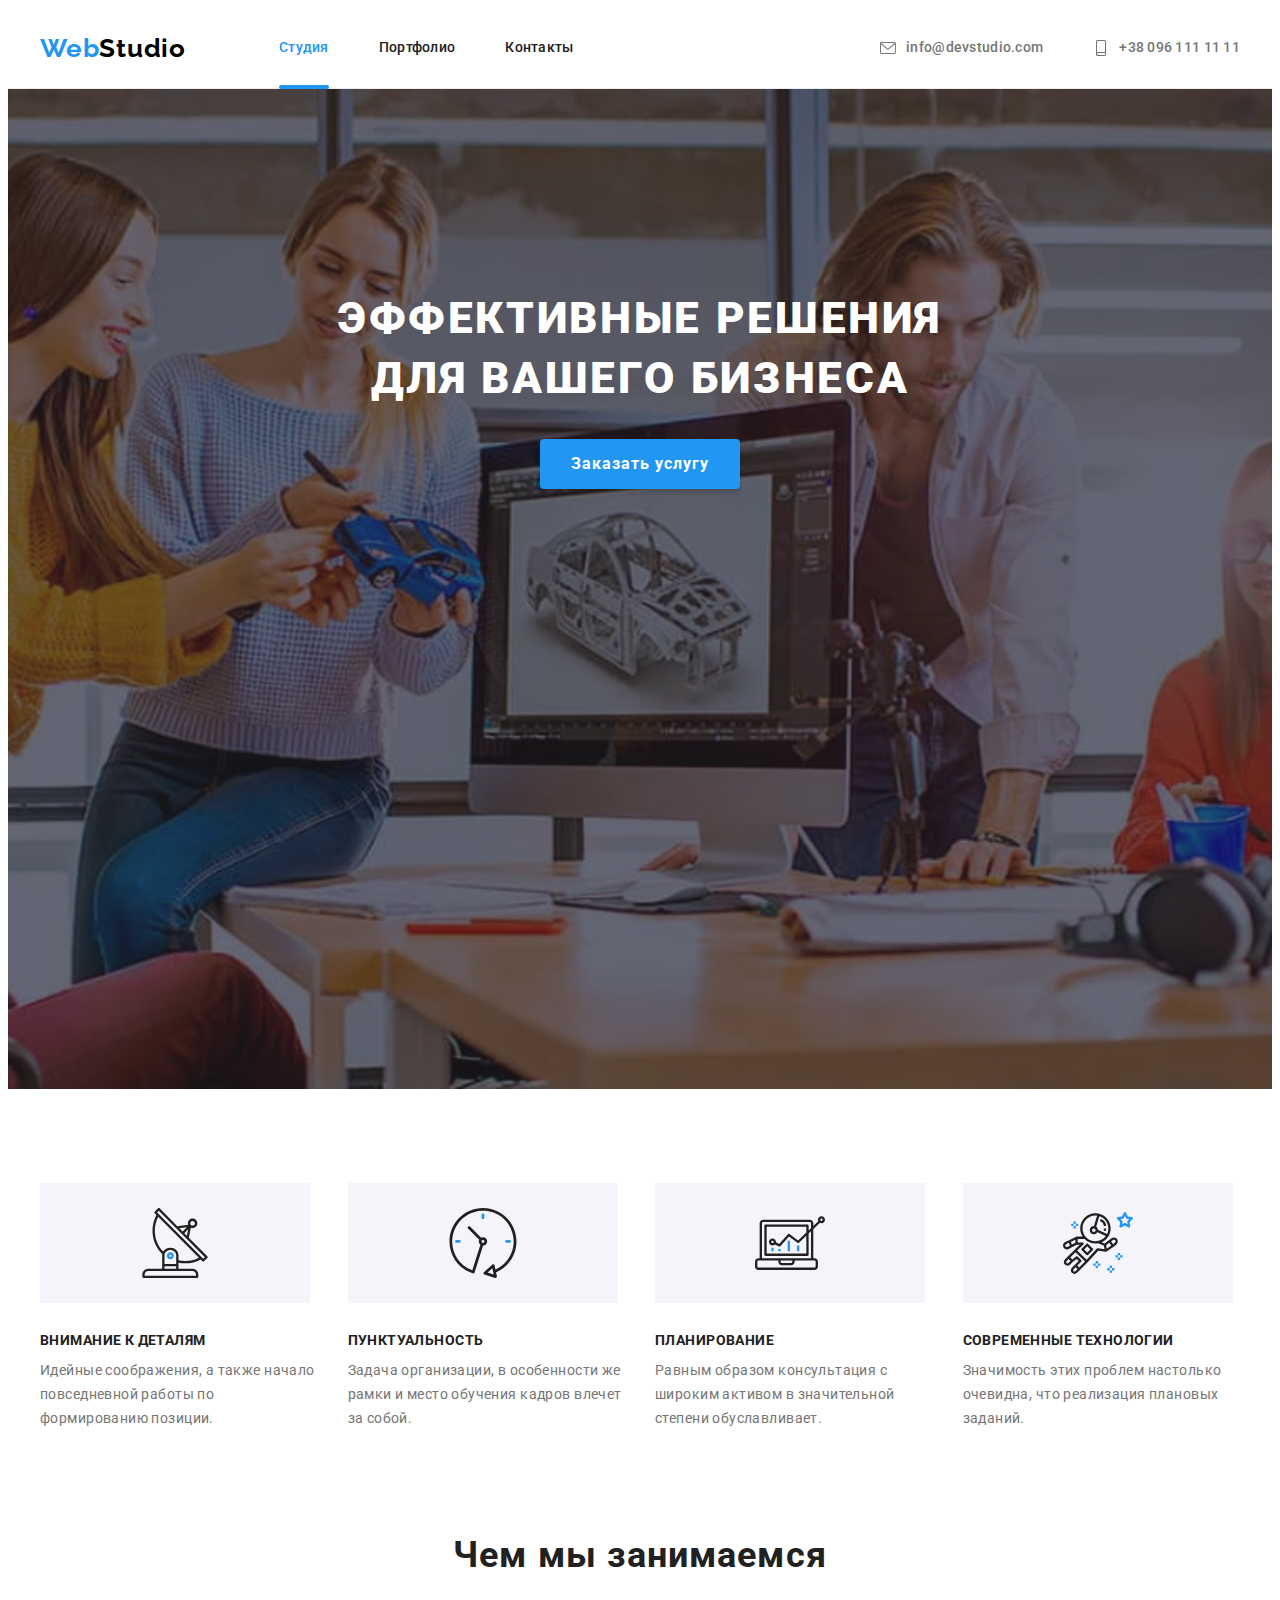
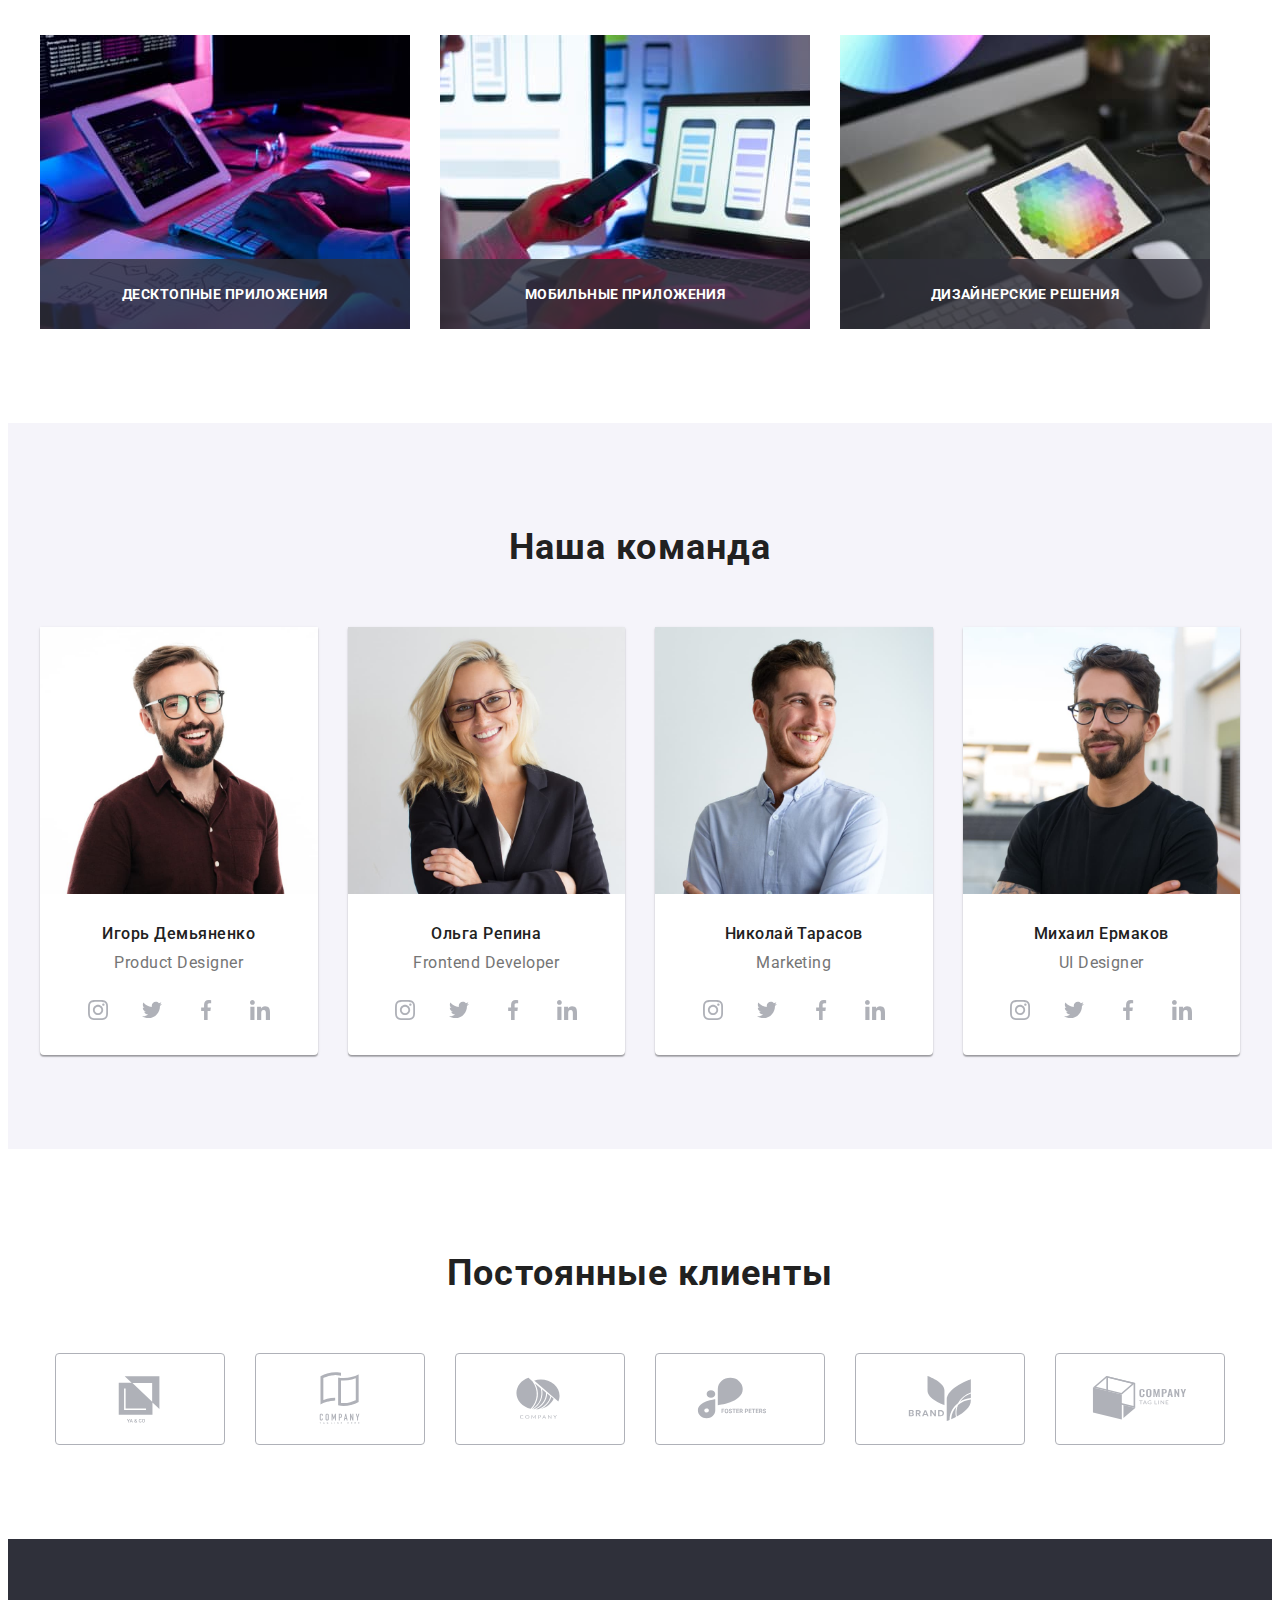
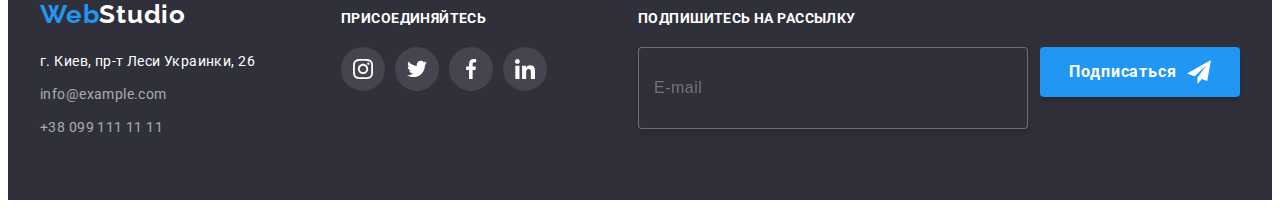
<file: index.html>
<!DOCTYPE html>
<html lang="ru">
  <head>
    <meta charset="UTF-8" />
    <meta name="viewport" content="width=device-width, initial-scale=1.0" />
    <title>Студия</title>
    <link rel="preconnect" href="https://fonts.googleapis.com" />
    <link rel="preconnect" href="https://fonts.gstatic.com" crossorigin />
    <link
      href="https://fonts.googleapis.com/css2?family=Raleway:wght@700&family=Roboto:wght@400;500;700;900&display=swap"
      rel="stylesheet"
    />
    <link
      rel="stylesheet"
      href="https://cdnjs.cloudflare.com/ajax/libs/modern-normalize/1.1.0/modern-normalize.min.css"
      integrity="sha512-wpPYUAdjBVSE4KJnH1VR1HeZfpl1ub8YT/NKx4PuQ5NmX2tKuGu6U/JRp5y+Y8XG2tV+wKQpNHVUX03MfMFn9Q=="
      crossorigin="anonymous"
      referrerpolicy="no-referrer"
    />
    <link rel="stylesheet" href="./css/main.min.css" />
  </head>
  <body>
    <!--Верхняя линия-->
    <header class="header">
      <div class="container header__container">
        <nav class="header-nav">
          <a class="logo logo--header link" href="./index.html"
            >Web<span class="logo--black">Studio</span></a
          >
          <ul class="header-nav__list list">
            <li class="header-nav__item">
              <a class="header-nav__link link current" href="./index.html">Студия</a>
            </li>
            <li class="header-nav__item">
              <a class="header-nav__link link" href="./portfolio.html">Портфолио</a>
            </li>
            <li class="header-nav__item"><a class="header-nav__link link" href="">Контакты</a></li>
          </ul>
        </nav>
        <ul class="header-contacts list">
          <li class="header-contacts__item">
            <a class="header-nav__link link header-contacts__link" href="mailto:info@devstudio.com"
              ><svg class="header-contacts__icon">
                <use href="./images/icons.svg#icon-envelope"></use>
              </svg>
              info@devstudio.com</a
            >
          </li>
          <li class="header-contacts__item">
            <a class="header-nav__link link header-contacts__link" href="tel:+380991111111"
              ><svg class="header-contacts__icon">
                <use href="./images/icons.svg#icon-smartphone"></use></svg>+38 096 111 11 11</a
            >
          </li>
        </ul>
      </div>
    </header>

    <main>
      <!--Шапка-->
      <section class="hero section">
        <div class="container hero-container">
          <h1 class="hero-title">Эффективные решения для вашего бизнеса</h1>
          <button type="button" class="hero-btn btn" data-modal-open>Заказать услугу</button>
        </div>
      </section>

      <!--Особенности -->
      <section class="specificity section">
        <div class="container">
          <h2 class="visually-hidden">Особенности</h2>
          <ul class="specificity-list list">
            <li class="specifity-item">
              <div class="specifity-item-icons">
                <svg class="specifity-icon" width="70px" height="70px">
                  <use href="./images/icons.svg#icon-antenna"></use>
                </svg>
              </div>
              <h3 class="specificity-item-title">Внимание к деталям</h3>
              <p class="specificity-item-text">
                Идейные соображения, а также начало повседневной работы по формированию позиции.
              </p>
            </li>
            <li class="specifity-item">
              <div class="specifity-item-icons">
                <svg class="specifity-icon" width="70px" height="70px">
                  <use href="./images/icons.svg#icon-clock"></use>
                </svg>
              </div>
              <h3 class="specificity-item-title">Пунктуальность</h3>
              <p class="specificity-item-text">
                Задача организации, в особенности же рамки и место обучения кадров влечет за собой.
              </p>
            </li>
            <li class="specifity-item">
              <div class="specifity-item-icons">
                <svg class="specifity-icon" width="70px" height="70px">
                  <use href="./images/icons.svg#icon-diagram"></use>
                </svg>
              </div>
              <h3 class="specificity-item-title">Планирование</h3>
              <p class="specificity-item-text">
                Равным образом консультация с широким активом в значительной степени обуславливает.
              </p>
            </li>
            <li class="specifity-item">
              <div class="specifity-item-icons">
                <svg class="specifity-icon" width="70px" height="70px">
                  <use href="./images/icons.svg#icon-astronaut"></use>
                </svg>
              </div>
              <h3 class="specificity-item-title">Современные технологии</h3>
              <p class="specificity-item-text">
                Значимость этих проблем настолько очевидна, что реализация плановых заданий.
              </p>
            </li>
          </ul>
        </div>
      </section>

      <!--Чем мы занимаемся-->
      <section class="what-we-do section">
        <div class="container">
          <h2 class="section-title">Чем мы занимаемся</h2>
          <ul class="list what-we-do-list">
            <li class="what-we-do-item">
              <img
                src="./images/wdwd_1.jpg"
                width="370"
                height="294"
                alt="человек печатает на клавиатуре"
              />
              <p class="what-we-do-text">Десктопные приложения</p>
            </li>
            <li class="what-we-do-item">
              <img
                src="./images/wdwd_2.jpg"
                width="370"
                height="294"
                alt="человек работает за ноутбуком"
              />
              <p class="what-we-do-text">Мобильные приложения</p>
            </li>
            <li class="what-we-do-item">
              <img
                src="./images/wdwd_3.jpg"
                width="370"
                height="294"
                alt="человек работает на планшете"
              />
              <p class="what-we-do-text">Дизайнерские решения</p>
            </li>
          </ul>
        </div>
      </section>

      <!--Наша команда-->
      <section class="team section">
        <div class="container">
          <h2 class="section-title">Наша команда</h2>
          <ul class="team-list list">
            <li class="team-item">
              <img
                class="team-item-image"
                src="./images/team_1.jpg"
                width="270"
                alt="Фото Игоря Демьяненко"
              />
              <div class="team-item-content">
                <h3 class="team-item-title">Игорь Демьяненко</h3>
                <p lang="en" class="team-item-text">Product Designer</p>
                <ul class="team-social social-list list">
                  <li class="social-item">
                    <a href="" target="_blank" class="social-link">
                      <svg class="social-icon" width="20px" height="20px">
                        <use href="./images/icons.svg#icon-instagram"></use>
                      </svg>
                    </a>
                  </li>
                  <li class="social-item">
                    <a href="" target="_blank" class="social-link">
                      <svg class="social-icon" width="20px" height="20px">
                        <use href="./images/icons.svg#icon-twitter"></use>
                      </svg>
                    </a>
                  </li>
                  <li class="social-item">
                    <a href="" target="_blank" class="social-link">
                      <svg class="social-icon" width="20px" height="20px">
                        <use href="./images/icons.svg#icon-facebook"></use>
                      </svg>
                    </a>
                  </li>
                  <li class="social-item">
                    <a href="" target="_blank" class="social-link">
                      <svg class="social-icon" width="20px" height="20px">
                        <use href="./images/icons.svg#icon-linkedin"></use>
                      </svg>
                    </a>
                  </li>
                </ul>
              </div>
            </li>
            <li class="team-item">
              <img
                class="team-item-image"
                src="./images/team_2.jpg"
                width="270"
                alt="Фото Ольги Репиной"
              />
              <div class="team-item-content">
                <h3 class="team-item-title">Ольга Репина</h3>
                <p lang="en" class="team-item-text">Frontend Developer</p>
                <ul class="team-social social-list list">
                  <li class="social-item">
                    <a href="" target="_blank" class="social-link">
                      <svg class="social-icon" width="20px" height="20px">
                        <use href="./images/icons.svg#icon-instagram"></use>
                      </svg>
                    </a>
                  </li>
                  <li class="social-item">
                    <a href="" target="_blank" class="social-link">
                      <svg class="social-icon" width="20px" height="20px">
                        <use href="./images/icons.svg#icon-twitter"></use>
                      </svg>
                    </a>
                  </li>
                  <li class="social-item">
                    <a href="" target="_blank" class="social-link">
                      <svg class="social-icon" width="20px" height="20px">
                        <use href="./images/icons.svg#icon-facebook"></use>
                      </svg>
                    </a>
                  </li>
                  <li class="social-item">
                    <a href="" target="_blank" class="social-link">
                      <svg class="social-icon" width="20px" height="20px">
                        <use href="./images/icons.svg#icon-linkedin"></use>
                      </svg>
                    </a>
                  </li>
                </ul>
              </div>
            </li>
            <li class="team-item">
              <img
                class="team-item-image"
                src="./images/team_3.jpg"
                width="270"
                alt="Фото Николая Тарасова"
              />
              <div class="team-item-content">
                <h3 class="team-item-title">Николай Тарасов</h3>
                <p lang="en" class="team-item-text">Marketing</p>
                <ul class="team-social social-list list">
                  <li class="social-item">
                    <a href="" target="_blank" class="social-link">
                      <svg class="social-icon" width="20px" height="20px">
                        <use href="./images/icons.svg#icon-instagram"></use>
                      </svg>
                    </a>
                  </li>
                  <li class="social-item">
                    <a href="" target="_blank" class="social-link">
                      <svg class="social-icon" width="20px" height="20px">
                        <use href="./images/icons.svg#icon-twitter"></use>
                      </svg>
                    </a>
                  </li>
                  <li class="social-item">
                    <a href="" target="_blank" class="social-link">
                      <svg class="social-icon" width="20px" height="20px">
                        <use href="./images/icons.svg#icon-facebook"></use>
                      </svg>
                    </a>
                  </li>
                  <li class="social-item">
                    <a href="" target="_blank" class="social-link">
                      <svg class="social-icon" width="20px" height="20px">
                        <use href="./images/icons.svg#icon-linkedin"></use>
                      </svg>
                    </a>
                  </li>
                </ul>
              </div>
            </li>
            <li class="team-item">
              <img
                class="team-item-image"
                src="./images/team_4.jpg"
                width="270"
                alt="Фото Михаила Ермакова"
              />
              <div class="team-item-content">
                <h3 class="team-item-title">Михаил Ермаков</h3>
                <p lang="en" class="team-item-text">UI Designer</p>
                <ul class="team-social social-list list">
                  <li class="social-item">
                    <a href="" target="_blank" class="social-link">
                      <svg class="social-icon" width="20px" height="20px">
                        <use href="./images/icons.svg#icon-instagram"></use>
                      </svg>
                    </a>
                  </li>
                  <li class="social-item">
                    <a href="" target="_blank" class="social-link">
                      <svg class="social-icon" width="20px" height="20px">
                        <use href="./images/icons.svg#icon-twitter"></use>
                      </svg>
                    </a>
                  </li>
                  <li class="social-item">
                    <a href="" target="_blank" class="social-link">
                      <svg class="social-icon" width="20px" height="20px">
                        <use href="./images/icons.svg#icon-facebook"></use>
                      </svg>
                    </a>
                  </li>
                  <li class="social-item">
                    <a href="" target="_blank" class="social-link">
                      <svg class="social-icon" width="20px" height="20px">
                        <use href="./images/icons.svg#icon-linkedin"></use>
                      </svg>
                    </a>
                  </li>
                </ul>
              </div>
            </li>
          </ul>
        </div>
      </section>

      <!-- Постоянные клиенты -->
      <section class="clients section">
        <div class="container">
          <h2 class="section-title">Постоянные клиенты</h2>
          <ul class="clients-list list">
            <li class="clients-item">
              <a href="" target="_blank" class="clients-link">
                <svg class="clients-icon" width="106" height="60">
                  <use href="./images/icons.svg#icon-logo_1"></use>
                </svg>
              </a>
            </li>
            <li class="clients-item">
              <a href="" target="_blank" class="clients-link">
                <svg class="clients-icon" width="106" height="60">
                  <use href="./images/icons.svg#icon-logo_2"></use>
                </svg>
              </a>
            </li>
            <li class="clients-item">
              <a href="" target="_blank" class="clients-link">
                <svg class="clients-icon" width="106" height="60">
                  <use href="./images/icons.svg#icon-logo_3"></use>
                </svg>
              </a>
            </li>
            <li class="clients-item">
              <a href="" target="_blank" class="clients-link">
                <svg class="clients-icon" width="106" height="60">
                  <use href="./images/icons.svg#icon-logo_4"></use>
                </svg>
              </a>
            </li>
            <li class="clients-item">
              <a href="" target="_blank" class="clients-link">
                <svg class="clients-icon" width="106" height="60">
                  <use href="./images/icons.svg#icon-logo_5"></use>
                </svg>
              </a>
            </li>
            <li class="clients-item">
              <a href="" target="_blank" class="clients-link">
                <svg class="clients-icon" width="106" height="60">
                  <use href="./images/icons.svg#icon-logo_6"></use>
                </svg>
              </a>
            </li>
          </ul>
        </div>
      </section>
    </main>

    <!--Подвал-->
    <footer class="footer">
      <div class="container footer-container">
        <div class="footer-left">
          <a class="logo link" href="./index.html">Web<span class="logo--white">Studio</span></a>
          <address class="footer-address">
            <p class="footer-address-text">г. Киев, пр-т Леси Украинки, 26</p>
            <ul class="list">
              <li class="footer-address-item">
                <a class="footer-contact link" href="mailto:info@example.com">info@example.com</a>
              </li>
              <li class="footer-address-item">
                <a class="footer-contact link" href="tel:+380991111111">+38 099 111 11 11</a>
              </li>
            </ul>
          </address>
        </div>
        <div class="footer-center">
          <p class="footer-text">Присоединяйтесь</p>
          <ul class="footer-social social-list list">
            <li class="social-item">
              <a href="" target="_blank" class="social-link footer-social-link">
                <svg class="social-icon footer-social-icon" width="20px" height="20px">
                  <use href="./images/icons.svg#icon-instagram"></use>
                </svg>
              </a>
            </li>
            <li class="social-item">
              <a href="" target="_blank" class="social-link footer-social-link">
                <svg class="social-icon footer-social-icon" width="20px" height="20px">
                  <use href="./images/icons.svg#icon-twitter"></use>
                </svg>
              </a>
            </li>
            <li class="social-item">
              <a href="" target="_blank" class="social-link footer-social-link">
                <svg class="social-icon footer-social-icon" width="20px" height="20px">
                  <use href="./images/icons.svg#icon-facebook"></use>
                </svg>
              </a>
            </li>
            <li class="social-item">
              <a href="" target="_blank" class="social-link footer-social-link">
                <svg class="social-icon footer-social-icon" width="20px" height="20px">
                  <use href="./images/icons.svg#icon-linkedin"></use>
                </svg>
              </a>
            </li>
          </ul>
        </div>
        <div class="footer-right">
          <p class="footer-text">Подпишитесь на рассылку</p>
          <form action="#" class="footer-form">
            <label class="modal-form-field">
                <input class="footer-form-input" type="email" name="footer-email" placeholder="E-mail" />
            </label>
            <button type="submit" class="btn modal-send-btn">Подписаться
              <svg class="footer-form-icon" width="24px" height="24px">
                <use href="./images/icons.svg#icon-icon-send"></use>
              </svg>
            </button>
            </form>
        </div>
      </div>
    </footer>
    <div class="backdrop is-hidden" data-modal>
      <div class="modal">
        <button type="button" class="modal-close-btn" data-modal-close>
          <svg class="modal-close-icon" width="11px" height="11px">
            <use href="./images/icons.svg#icon-close"></use>
          </svg>
        </button>
        <form action="#" class="modal-form">
          <p class="modal-form-head">Оставьте свои данные, мы вам перезвоним</p>
          <label class="modal-form-field"
            >Имя
            <span class="modal-form-wrapper">
              <input class="modal-form-input" type="text" name="user-name" />
              <svg class="modal-form-icon" width="18px" height="18px">
                <use href="./images/icons.svg#icon-person-black"></use>
              </svg>
            </span>
          </label>
          <label class="modal-form-field"
            >Телефон
            <span class="modal-form-wrapper">
              <input class="modal-form-input" type="tel" name="user-tel" />
              <svg class="modal-form-icon" width="18px" height="18px">
                <use href="./images/icons.svg#icon-phone-black"></use>
              </svg>
            </span>
          </label>
          <label class="modal-form-field"
            >Почта
            <span class="modal-form-wrapper">
              <input class="modal-form-input" type="email" name="user-email" />
              <svg class="modal-form-icon" width="18px" height="18px">
                <use href="./images/icons.svg#icon-email-black"></use>
              </svg>
            </span>
          </label>
          <label class="modal-form-field modal-textarea-field"
            >Комментарий<textarea class="modal-form-message" name="user-message" placeholder="Введите текст"></textarea>
          </label>
          <input type="checkbox" id="accept-policy" class="modal-form-checkbox visually-hidden" />
          <label for="accept-policy" class="modal-form-checkbox-label">Соглашаюсь с рассылкой и принимаю &nbsp; <a href="#" class="modal-form-link">Условия договора</a></label>
          <button type="submit" class="btn modal-send-btn">Отправить</button>
        </form>
      </div>
    </div>
    <script src="./js/modal.js"></script>
  </body>
</html>
</file>
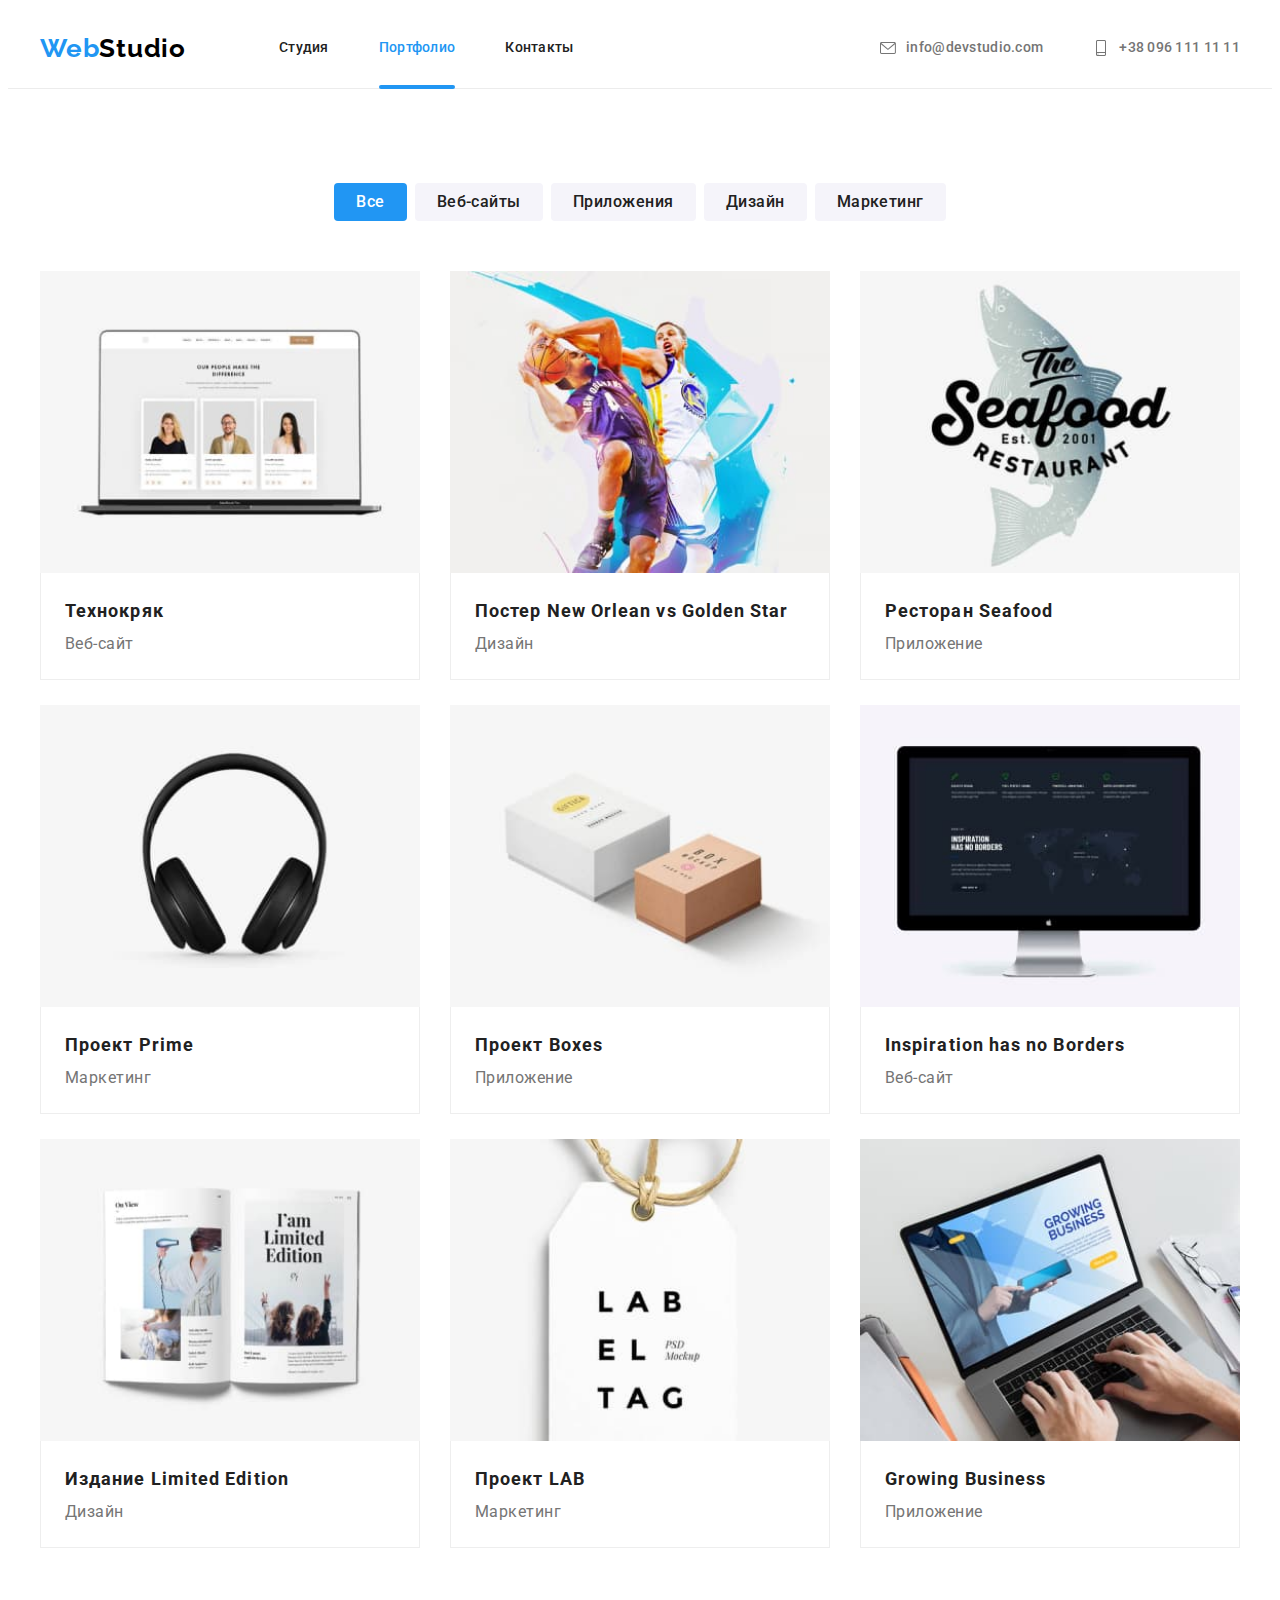
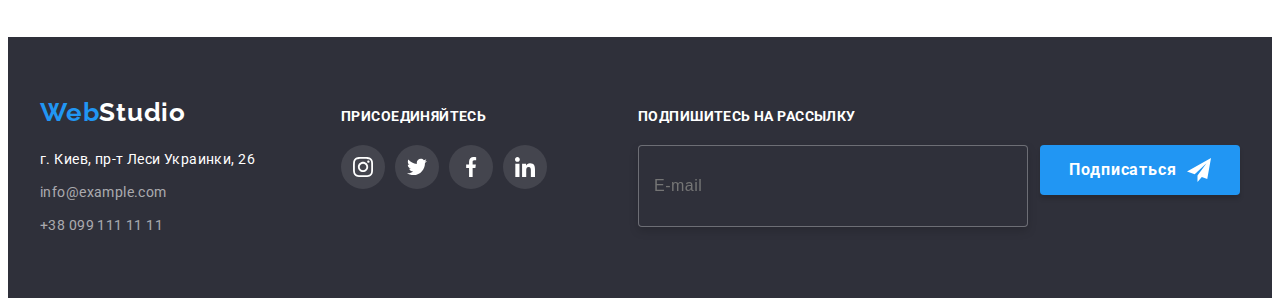
<file: portfolio.html>
<!DOCTYPE html>
<html lang="ru">
  <head>
    <meta charset="UTF-8" />
    <meta name="viewport" content="width=device-width, initial-scale=1.0" />
    <title>Портфолио</title>
    <link rel="preconnect" href="https://fonts.googleapis.com" />
    <link rel="preconnect" href="https://fonts.gstatic.com" crossorigin />
    <link
      href="https://fonts.googleapis.com/css2?family=Raleway:wght@700&family=Roboto:wght@400;500;700;900&display=swap"
      rel="stylesheet"
    />
    <link
      rel="stylesheet"
      href="https://cdnjs.cloudflare.com/ajax/libs/modern-normalize/1.1.0/modern-normalize.min.css"
      integrity="sha512-wpPYUAdjBVSE4KJnH1VR1HeZfpl1ub8YT/NKx4PuQ5NmX2tKuGu6U/JRp5y+Y8XG2tV+wKQpNHVUX03MfMFn9Q=="
      crossorigin="anonymous"
      referrerpolicy="no-referrer"
    />
    <link rel="stylesheet" href="./css/main.min.css" />
  </head>
  <body>
    <!--Верхняя линия-->
    <header class="header">
      <div class="container header__container">
        <nav class="header-nav">
          <a class="logo logo--header link" href="./index.html"
            >Web<span class="logo--black">Studio</span></a
          >
          <ul class="header-nav__list list">
            <li class="header-nav__item">
              <a class="header-nav__link link" href="./index.html">Студия</a>
            </li>
            <li class="header-nav__item">
              <a class="header-nav__link link current" href="./portfolio.html">Портфолио</a>
            </li>
            <li class="header-nav__item"><a class="header-nav__link link" href="">Контакты</a></li>
          </ul>
        </nav>
        <ul class="header-contacts list">
          <li class="header-contacts__item">
            <a class="header-nav__link link header-contacts__link" href="mailto:info@devstudio.com"
              ><svg class="header-contacts__icon">
                <use href="./images/icons.svg#icon-envelope"></use>
              </svg>
              info@devstudio.com</a
            >
          </li>
          <li class="header-contacts__item">
            <a class="header-nav__link link header-contacts__link" href="tel:+380991111111"
              ><svg class="header-contacts__icon">
                <use href="./images/icons.svg#icon-smartphone"></use></svg>+38 096 111 11 11</a
            >
          </li>
        </ul>
      </div>
    </header>
    <main>
      <section class="portfolio section">
        <div class="container">
          <h2 class="visually-hidden">Портфолио</h2>
          <ul class="portfolio-menu list">
            <li class="portfolio-menu-item">
              <button type="button" class="portfolio-btn portfolio-btn-all btn">Все</button>
            </li>
            <li class="portfolio-menu-item">
              <button type="button" class="portfolio-btn btn">Веб-сайты</button>
            </li>
            <li class="portfolio-menu-item">
              <button type="button" class="portfolio-btn btn">Приложения</button>
            </li>
            <li class="portfolio-menu-item">
              <button type="button" class="portfolio-btn btn">Дизайн</button>
            </li>
            <li class="portfolio-menu-item">
              <button type="button" class="portfolio-btn btn">Маркетинг</button>
            </li>
          </ul>
          <ul class="portfolio-list list">
            <li class="portfolio-item">
              <a href="" class="link portfolio-link">
                <div class="portfolio-item-wrap">
                  <img src="./images/portfolio_1.jpg" width="370" alt="фото ноутбука" />
                  <p class="portfolio-item-overlay-text">
                    Технокряк это современная площадка распространения коронавируса. Компании
                    используют эту платформу для цифрового шпионажа и атак на защищённые сервера
                    конкурентов.
                  </p>
                </div>
                <div class="portfolio-item-card">
                  <h3 class="portfolio-item-title">Технокряк</h3>
                  <p class="portfolio-item-text">Веб-сайт</p>
                </div>
              </a>
            </li>
            <li class="portfolio-item">
              <a href="" class="link portfolio-link">
                <div class="portfolio-item-wrap">
                  <img
                    src="./images/portfolio_2.jpg"
                    width="370"
                    alt="Постер New Orlean vs Golden Star"
                  />
                  <p class="portfolio-item-overlay-text">
                    Lorem ipsum dolor sit amet consectetur adipisicing elit. Tempora, officiis
                    error! Dolor necessitatibus culpa corporis mollitia est. Similique, eligendi
                    soluta!
                  </p>
                </div>
                <div class="portfolio-item-card">
                  <h3 class="portfolio-item-title">
                    Постер <span lang="en">New Orlean vs Golden Star</span>
                  </h3>
                  <p class="portfolio-item-text">Дизайн</p>
                </div>
              </a>
            </li>
            <li class="portfolio-item">
              <a href="" class="link portfolio-link">
                <div class="portfolio-item-wrap">
                  <img src="./images/portfolio_3.jpg" width="370" alt="Логотип Ресторана Seafood" />
                  <p class="portfolio-item-overlay-text">Lorem ipsum dolor sit amet consectetur adipisicing elit. Odit unde et soluta. Dolore error illo quae eveniet exercitationem nisi recusandae.</p>
                </div>
                <div class="portfolio-item-card">
                  <h3 class="portfolio-item-title">Ресторан <span lang="en">Seafood</span></h3>
                  <p class="portfolio-item-text">Приложение</p>
                </div>
              </a>
            </li>
            <li class="portfolio-item">
              <a href="" class="link portfolio-link">
                <div class="portfolio-item-wrap">
                  <img src="./images/portfolio_4.jpg" width="370" alt="фото наушников" />
                  <p class="portfolio-item-overlay-text">Lorem ipsum dolor sit amet consectetur adipisicing elit. Odit unde et soluta. Dolore error illo quae eveniet exercitationem nisi recusandae.</p>
                </div>
                <div class="portfolio-item-card">
                  <h3 class="portfolio-item-title">Проект <span lang="en">Prime</span></h3>
                  <p class="portfolio-item-text">Маркетинг</p>
                </div>
              </a>
            </li>
            <li class="portfolio-item">
              <a href="" class="link portfolio-link">
                <div class="portfolio-item-wrap">
                  <img src="./images/portfolio_5.jpg" width="370" alt="фото коробочек" />
                  <p class="portfolio-item-overlay-text">Lorem ipsum dolor sit amet consectetur adipisicing elit. Odit unde et soluta. Dolore error illo quae eveniet exercitationem nisi recusandae.</p>
                </div>
                <div class="portfolio-item-card">
                  <h3 class="portfolio-item-title">Проект <span lang="en">Boxes</span></h3>
                  <p class="portfolio-item-text">Приложение</p>
                </div>
              </a>
            </li>
            <li class="portfolio-item">
              <a href="" class="link portfolio-link">
                <div class="portfolio-item-wrap">
                  <img src="./images/portfolio_6.jpg" width="370" alt="фото минитора компьютера" />
                  <p class="portfolio-item-overlay-text">Lorem ipsum dolor sit amet consectetur adipisicing elit. Odit unde et soluta. Dolore error illo quae eveniet exercitationem nisi recusandae.</p>
                </div>
                <div class="portfolio-item-card">
                  <h3 class="portfolio-item-title">
                    <span lang="en">Inspiration has no Borders</span>
                  </h3>
                  <p class="portfolio-item-text">Веб-сайт</p>
                </div>
              </a>
            </li>
            <li class="portfolio-item">
              <a href="" class="link portfolio-link">
                <div class="portfolio-item-wrap">
                  <img src="./images/portfolio_7.jpg" width="370" alt="фото разворота издания" />
                  <p class="portfolio-item-overlay-text">Lorem ipsum dolor sit amet consectetur adipisicing elit. Odit unde et soluta. Dolore error illo quae eveniet exercitationem nisi recusandae.</p>
                </div>
                <div class="portfolio-item-card">
                  <h3 class="portfolio-item-title">
                    Издание <span lang="en">Limited Edition</span>
                  </h3>
                  <p class="portfolio-item-text">Дизайн</p>
                </div>
              </a>
            </li>
            <li class="portfolio-item">
              <a href="" class="link portfolio-link">
                <div class="portfolio-item-wrap">
                  <img src="./images/portfolio_8.jpg" width="370" alt="фото логотипа проекта LAB" />
                  <p class="portfolio-item-overlay-text">Lorem ipsum dolor sit amet consectetur adipisicing elit. Odit unde et soluta. Dolore error illo quae eveniet exercitationem nisi recusandae.</p>
                </div>
                <div class="portfolio-item-card">
                  <h3 class="portfolio-item-title">Проект <span lang="en">LAB</span></h3>
                  <p class="portfolio-item-text">Маркетинг</p>
                </div>
              </a>
            </li>
            <li class="portfolio-item">
              <a href="" class="link portfolio-link">
                <div class="portfolio-item-wrap">
                  <img
                    src="./images/portfolio_9.jpg"
                    width="370"
                    alt="мужчина печатает на ноутбуке"
                  />
                  <p class="portfolio-item-overlay-text">Lorem ipsum dolor sit amet consectetur adipisicing elit. Odit unde et soluta. Dolore error illo quae eveniet exercitationem nisi recusandae.</p>
                </div>
                <div class="portfolio-item-card">
                  <h3 class="portfolio-item-title"><span lang="en">Growing Business</span></h3>
                  <p class="portfolio-item-text">Приложение</p>
                </div>
              </a>
            </li>
          </ul>
        </div>
      </section>
    </main>
    <!--Подвал-->
    <footer class="footer">
      <div class="container footer-container">
        <div class="footer-left">
          <a class="logo link" href="./index.html">Web<span class="logo--white">Studio</span></a>
          <address class="footer-address">
            <p class="footer-address-text">г. Киев, пр-т Леси Украинки, 26</p>
            <ul class="list">
              <li class="footer-address-item">
                <a class="footer-contact link" href="mailto:info@example.com">info@example.com</a>
              </li>
              <li class="footer-address-item">
                <a class="footer-contact link" href="tel:+380991111111">+38 099 111 11 11</a>
              </li>
            </ul>
          </address>
        </div>
        <div class="footer-center">
          <p class="footer-text">Присоединяйтесь</p>
          <ul class="footer-social social-list list">
            <li class="social-item">
              <a href="" target="_blank" class="social-link footer-social-link">
                <svg class="social-icon footer-social-icon" width="20px" height="20px">
                  <use href="./images/icons.svg#icon-instagram"></use>
                </svg>
              </a>
            </li>
            <li class="social-item">
              <a href="" target="_blank" class="social-link footer-social-link">
                <svg class="social-icon footer-social-icon" width="20px" height="20px">
                  <use href="./images/icons.svg#icon-twitter"></use>
                </svg>
              </a>
            </li>
            <li class="social-item">
              <a href="" target="_blank" class="social-link footer-social-link">
                <svg class="social-icon footer-social-icon" width="20px" height="20px">
                  <use href="./images/icons.svg#icon-facebook"></use>
                </svg>
              </a>
            </li>
            <li class="social-item">
              <a href="" target="_blank" class="social-link footer-social-link">
                <svg class="social-icon footer-social-icon" width="20px" height="20px">
                  <use href="./images/icons.svg#icon-linkedin"></use>
                </svg>
              </a>
            </li>
          </ul>
        </div>
        <div class="footer-right">
          <p class="footer-text">Подпишитесь на рассылку</p>
          <form action="#" class="footer-form">
            <label class="modal-form-field">
                <input class="footer-form-input" type="email" name="footer-email" placeholder="E-mail" />
            </label>
            <button type="submit" class="btn modal-send-btn">Подписаться
              <svg class="footer-form-icon" width="24px" height="24px">
                <use href="./images/icons.svg#icon-icon-send"></use>
              </svg>
            </button>
            </form>
        </div>
      </div>
    </footer>
  </body>
</html>
</file>
<file: css/main.min.css>
:root{--primary-color: #ffffff;--light-background-color: #f5f4fa;--dark-background-color: #2f303a;--secondary-color: #212121;--text-color-light: #757575;--accent-color: #2196f3;--secondary-accent-color: #188CE8;--icons-color: #AFB1B8}.visually-hidden{position:absolute;clip:rect(0 0 0 0);width:1px;height:1px;margin:-1px}p,h1,h2,h3,h4,h5,h6{margin:0}ul{margin:0;padding:0}body{font-family:Roboto, sans-serif;color:var(--text-color-light);background-color:var(--primary-color)}img{display:block;width:100%;height:auto}.list{list-style:none}.link{text-decoration:none;color:inherit}.btn{cursor:pointer;font-family:inherit;border-radius:4px;text-align:center;border:none;padding:6px 22px;background-color:var(--accent-color)}.btn:hover{background-color:var(--secondary-accent-color)}.container{width:1200px;padding-right:15px;padding-left:15px;margin:0 auto}.section{padding-top:94px;padding-bottom:94px}.section-title{font-weight:bold;font-size:36px;line-height:1.67;text-align:center;letter-spacing:0.03em;color:var(--secondary-color);margin-bottom:50px}.social-list{display:flex;justify-content:center}.social-item{width:44px;height:44px;margin-right:10px}.social-item:last-child{margin-right:0}.social-link{width:100%;height:100%;background-color:var(--primary-color);border-radius:50%;display:flex;align-items:center;justify-content:center;transition:background-color 250ms cubic-bezier(0.4, 0, 0.2, 1)}.social-link:hover,.social-link:focus{background-color:var(--accent-color)}.social-icon{fill:var(--icons-color);transition:fill 250ms cubic-bezier(0.4, 0, 0.2, 1)}.social-link:hover .social-icon,.social-link:focus .social-icon{fill:var(--primary-color)}.backdrop{width:100vw;height:100vh;position:fixed;top:0;background:rgba(0,0,0,0.2);transition:opacity 300ms linear, visibility 500ms linear}.backdrop.is-hidden .modal{transform:translate(-50%, -50%) scale(0.9);transition:transform 300ms cubic-bezier(0.4, 0, 0.2, 1)}.backdrop.is-hidden{visibility:hidden;opacity:0;pointer-events:none}.modal{width:528px;height:581px;padding:40px;background-color:var(--primary-color);box-shadow:0px 1px 3px rgba(0,0,0,0.12),0px 1px 1px rgba(0,0,0,0.14),0px 2px 1px rgba(0,0,0,0.2);border-radius:4px;position:absolute;top:50%;left:50%;transform:translate(-50%, -50%) scale(1);transition:transform 300ms cubic-bezier(0.4, 0, 0.2, 1)}.modal-close-icon{fill:currentColor}.modal-close-btn{cursor:pointer;width:30px;height:30px;border-radius:50%;background:var(--primary-color);border:1px solid rgba(0,0,0,0.1);box-sizing:border-box;position:absolute;top:8px;right:8px;display:flex;justify-content:center;align-items:center;transition:color 250ms cubic-bezier(0.4, 0, 0.2, 1)}.modal-close-btn:hover,.modal-close-btn:focus{color:var(--accent-color)}.modal-form-head{font-weight:bold;font-size:20px;line-height:1.15;text-align:center;letter-spacing:0.03em;color:var(--secondary-color);margin-bottom:12px}.modal-form{display:flex;flex-direction:column}.modal-form-field{margin-bottom:10px;font-size:12px;line-height:1.17;letter-spacing:0.01em;color:var(--text-color-light)}.modal-form-wrapper{display:block;position:relative;margin-top:4px}.modal-form-input{width:100%;height:40px;padding-left:40px;border:1px solid rgba(33,33,33,0.2);border-radius:4px;transition:border-color 250ms cubic-bezier(0.4, 0, 0.2, 1)}.modal-form-input:focus{outline:none;border-color:var(--accent-color)}.modal-form-input:focus+.modal-form-icon{fill:var(--accent-color)}.modal-form-icon{position:absolute;left:11px;top:50%;transform:translateY(-50%);transition:fill 250ms cubic-bezier(0.4, 0, 0.2, 1)}.modal-textarea-field{margin-bottom:20px}.modal-form-message{width:100%;height:120px;margin-top:4px;padding:12px 16px;border:1px solid rgba(33,33,33,0.2);border-radius:4px;resize:none;transition:border-color 250ms cubic-bezier(0.4, 0, 0.2, 1)}.modal-form-message::placeholder{font-size:14px;line-height:1.14;letter-spacing:0.01em;color:rgba(117,117,117,0.5)}.modal-form-message:focus{outline:none;border-color:var(--accent-color)}.modal-form-checkbox-label{display:flex;justify-content:center;align-items:center;font-size:14px;line-height:1.71;letter-spacing:0.03em;color:var(--text-color-light);margin-bottom:30px}.modal-form-checkbox-label::before{display:block;content:'';width:16px;height:15px;cursor:pointer;border:2px solid var(--secondary-color);border-radius:2px;margin-right:7px}.modal-form-checkbox:hover+.modal-form-checkbox-label::before,.modal-form-checkbox:focus+.modal-form-checkbox-label::before{border-color:var(--accent-color)}.modal-form-checkbox:checked+.modal-form-checkbox-label::before{background-image:url(../images/icon-check.svg);background-size:contain;background-origin:border-box;border-color:var(--accent-color)}.modal-form-link{color:var(--accent-color)}.modal-send-btn{align-self:center;font-weight:bold;font-size:16px;line-height:1.87;letter-spacing:0.06em;color:var(--primary-color);background-color:var(--accent-color);box-shadow:0px 4px 4px rgba(0,0,0,0.15);min-width:200px;height:50px;display:flex;justify-content:center;align-items:center;margin:0 auto}.footer-form{height:50px;display:flex;justify-content:center;align-items:baseline}.footer-form-input{background-color:var(--dark-background-color);width:358px;height:50px;padding:15px;margin-right:12px;border:1px solid rgba(255,255,255,0.3);filter:drop-shadow(0px 4px 4px rgba(0,0,0,0.15));border-radius:4px;font-size:16px;line-height:1.25;letter-spacing:0.03em;color:rgba(255,255,255,0.6);transition:border-color 250ms cubic-bezier(0.4, 0, 0.2, 1)}.footer-form-input:focus{outline:none;border-color:var(--accent-color)}.footer-form-icon{margin-left:10px}.current{color:var(--accent-color)}.current::after{content:'';display:block;position:absolute;bottom:-1px;width:100%;height:4px;background:var(--accent-color);border-radius:2px}.logo{font-family:Raleway, sans-serif;font-weight:bold;font-size:26px;line-height:1.19;letter-spacing:0.03em;color:var(--accent-color)}.logo--black{color:#000000}.logo--white{color:var(--primary-color)}.logo--header{margin-right:93px;padding-top:24px;padding-bottom:24px}.portfolio-btn{font-weight:500;font-size:16px;line-height:1.62;text-align:center;letter-spacing:0.03em;color:var(--secondary-color);background-color:var(--light-background-color);transition:color 250ms cubic-bezier(0.4, 0, 0.2, 1),background-color 250ms cubic-bezier(0.4, 0, 0.2, 1),box-shadow 250ms cubic-bezier(0.4, 0, 0.2, 1)}.portfolio-btn:hover,.portfolio-btn:focus{color:var(--primary-color);background-color:var(--accent-color);box-shadow:0px 3px 1px rgba(0,0,0,0.1),0px 1px 2px rgba(0,0,0,0.08),0px 2px 2px rgba(0,0,0,0.12)}.portfolio-btn-all{color:var(--primary-color);background-color:var(--accent-color)}.header{background-color:var(--primary-color);border-bottom:1px solid #ECECEC}.header__container{display:flex;align-items:center}.header-nav__item:not(:last-child){margin-right:50px}.header-contacts__item:not(:last-child){margin-right:50px}.header-nav__link{display:block;font-weight:500;font-size:14px;line-height:1.14;letter-spacing:0.02em;padding-top:32px;padding-bottom:32px;position:relative;transition:color 250ms cubic-bezier(0.4, 0, 0.2, 1)}.header-nav__link:hover,.header-nav__link:focus{color:var(--accent-color)}.header-nav__list{color:var(--secondary-color);display:flex}.header-nav{display:flex;align-items:center}.header-contacts{color:var(--text-color-light);display:flex;margin-left:auto;align-items:center}.header-contacts__link{display:flex;align-items:center;justify-content:center}.header-contacts__icon{fill:currentColor;max-width:16px;max-height:16px;margin-right:10px;transition:fill 250ms cubic-bezier(0.4, 0, 0.2, 1)}.hero{background-color:var(--dark-background-color);background-image:linear-gradient(rgba(47,48,58,0.4), rgba(47,48,58,0.4)),url(../images/hero-background.jpg);background-repeat:no-repeat;background-size:cover;background-position:center;max-width:1600px;height:600px;text-align:center;padding-top:200px;padding-bottom:200px;margin:0 auto}.hero-title{font-weight:900;font-size:44px;line-height:1.36;text-align:center;letter-spacing:0.06em;text-transform:uppercase;color:var(--primary-color)}.hero-container>h1{width:696px;display:block;margin:0 auto 30px auto}.hero-btn{font-weight:bold;font-size:16px;line-height:1.87;letter-spacing:0.06em;color:var(--primary-color);background-color:var(--accent-color);min-width:200px;height:50px;box-shadow:0px 4px 4px rgba(0,0,0,0.15);display:block;margin:0 auto;transition:background-color 250ms cubic-bezier(0.4, 0, 0.2, 1)}.specifity{background-color:var(--primary-color)}.specificity-list{display:flex}.specifity-item{width:calc((100% - 90px) / 4);margin-right:30px}.specifity-item:nth-child(4n){margin-right:0px}.specificity-item-title{font-weight:bold;font-size:14px;line-height:1.14;letter-spacing:0.03em;text-transform:uppercase;color:var(--secondary-color);margin-bottom:10px}.specificity-item-text{font-size:14px;line-height:1.71;letter-spacing:0.03em}.specifity-item-icons{width:270px;height:120px;background-color:var(--light-background-color);display:flex;align-items:center;justify-content:center;margin-bottom:30px}.what-we-do{background-color:var(--primary-color);padding-top:0px}.what-we-do-list{display:flex}.what-we-do-item{margin-right:30px;position:relative}.what-we-do-item:last-child{margin-right:0px}.what-we-do-text{position:absolute;bottom:0;width:100%;height:70px;display:flex;justify-content:center;align-items:center;font-weight:bold;font-size:14px;line-height:16px;text-align:center;letter-spacing:0.03em;text-transform:uppercase;color:var(--primary-color);background:rgba(47,48,58,0.8)}.team{background-color:var(--light-background-color)}.team-list{display:flex}.team-item{background-color:var(--primary-color);height:428px;box-shadow:0px 1px 3px rgba(0,0,0,0.12),0px 1px 1px rgba(0,0,0,0.14),0px 2px 1px rgba(0,0,0,0.2);border-radius:0px 0px 4px 4px;margin-right:30px}.team-item:nth-child(4n){margin-right:0px}.team-item-content{padding:30px 32px}.team-item-title{font-weight:500;font-size:16px;line-height:1.19;text-align:center;letter-spacing:0.03em;color:var(--secondary-color);margin-bottom:10px}.team-item-text{font-size:16px;line-height:1.19;text-align:center;letter-spacing:0.03em;margin-bottom:16px}.clients-list{display:flex;align-items:center;justify-content:center}.clients-item{width:170px;height:92px;margin-right:30px}.clients-item:last-child{margin-right:0}.clients-link{display:flex;width:100%;height:100%;align-items:center;justify-content:center;border:1px solid var(--icons-color);color:var(--icons-color);box-sizing:border-box;border-radius:4px;transition:border-color 250ms cubic-bezier(0.4, 0, 0.2, 1)}.clients-link:hover,.clients-link:focus{color:var(--accent-color);border-color:var(--accent-color)}.clients-icon{fill:currentColor;transition:fill 250ms cubic-bezier(0.4, 0, 0.2, 1)}.footer{background-color:var(--dark-background-color);padding-top:60px;padding-bottom:60px}.footer-container{display:flex;align-items:baseline}.footer-left{margin-right:70px}.footer-right{margin-left:auto}.footer-address{font-style:normal;font-size:14px;line-height:1.71;letter-spacing:0.03em;margin-top:20px}.footer-address-text{color:var(--primary-color);width:231px;margin-bottom:9px}.footer-address-item{margin-bottom:9px}.footer-address-item:last-child{margin-bottom:0px}.footer-contact{color:rgba(255,255,255,0.6);display:block;transition:color 250ms cubic-bezier(0.4, 0, 0.2, 1)}.footer-contact:hover,.footer-contact:focus{color:var(--accent-color)}.footer-text{font-weight:bold;font-size:14px;line-height:1.14;letter-spacing:0.03em;text-transform:uppercase;color:var(--primary-color);margin-bottom:20px}.footer-social-link{background-color:rgba(255,255,255,0.1)}.footer-social-icon{fill:var(--primary-color)}.portfolio{background-color:var(--primary-color)}.portfolio-list{display:flex;flex-wrap:wrap;margin-left:-30px;margin-top:-30px}.portfolio-menu{display:flex;justify-content:center;margin-bottom:50px}.portfolio-menu-item:not(:last-child){margin-right:8px}.portfolio-item{height:404px;flex-basis:calc(100% / 3 - 30px);margin-left:30px;margin-top:30px}.portfolio-link{display:block;transition:box-shadow 250ms cubic-bezier(0.4, 0, 0.2, 1)}.portfolio-link:hover,.portfolio-link:focus{box-shadow:0px 1px 1px rgba(0,0,0,0.12),0px 4px 4px rgba(0,0,0,0.06),1px 4px 6px rgba(0,0,0,0.16)}.portfolio-item-card{padding:20px 24px;border-right:1px solid #EEEEEE;border-bottom:1px solid #EEEEEE;border-left:1px solid #EEEEEE}.portfolio-item-title{font-weight:bold;font-size:18px;line-height:2;letter-spacing:0.06em;color:var(--secondary-color)}.portfolio-item-text{font-size:16px;line-height:1.87;letter-spacing:0.03em}.portfolio-item-wrap{position:relative;overflow:hidden}.portfolio-item-overlay-text{position:absolute;top:100%;width:100%;height:100%;background-color:rgba(33,150,243,0.9);color:var(--primary-color);padding:24px;font-size:18px;line-height:1.56;letter-spacing:0.03em;display:flex;align-items:center;transition:transform 250ms cubic-bezier(0.4, 0, 0.2, 1)}.portfolio-link:hover .portfolio-item-overlay-text,.portfolio-link:focus .portfolio-item-overlay-text{transform:translateY(-100%)}
/*# sourceMappingURL=main.min.css.map */
</file>
